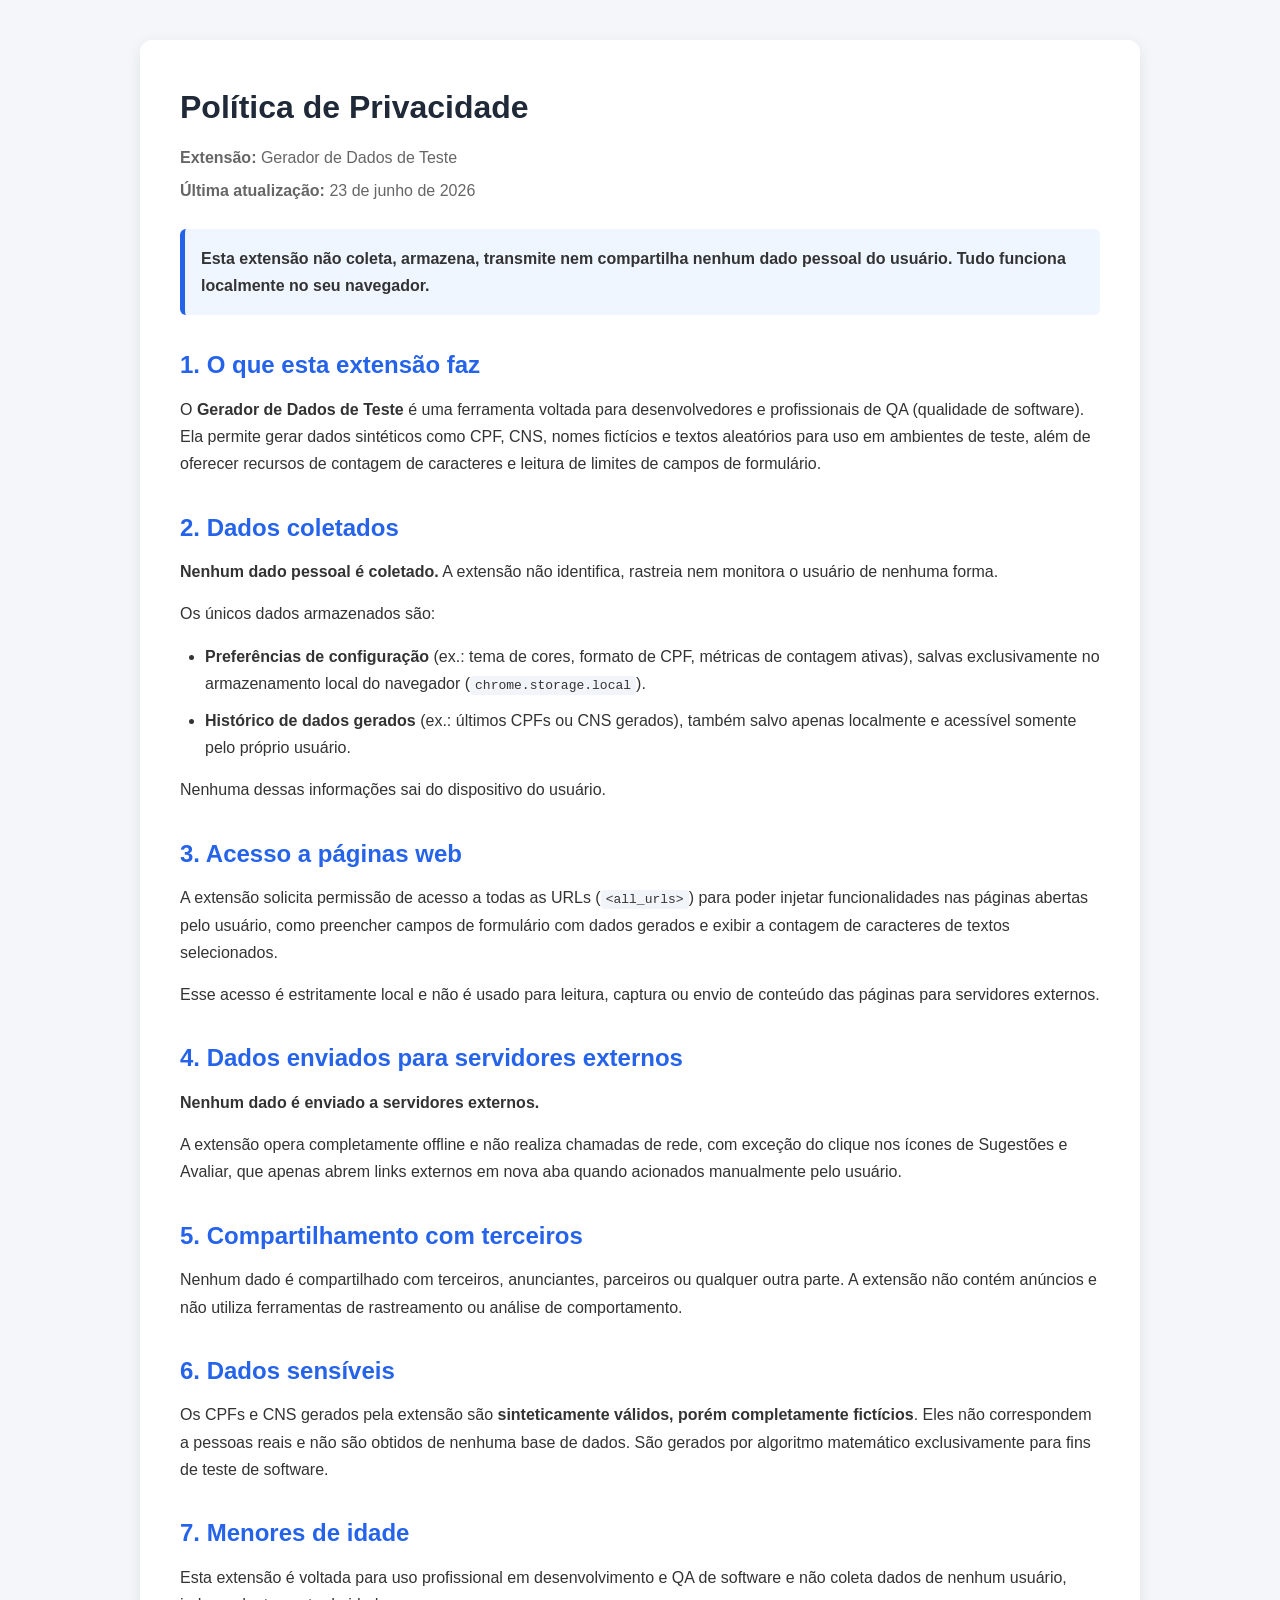
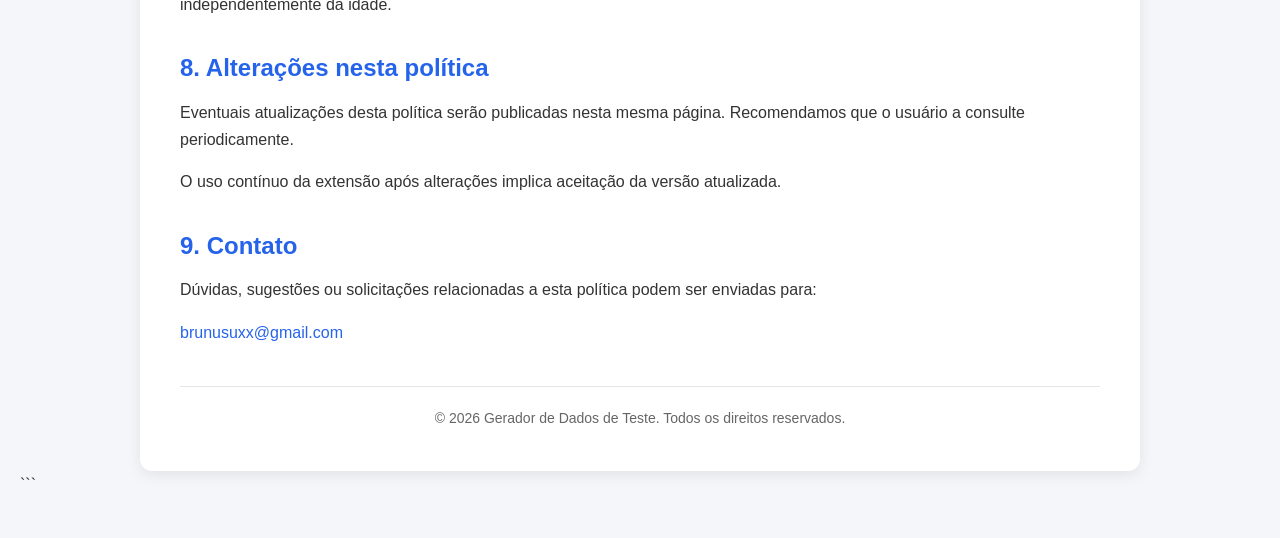
<file: extensao/index.html>
<!DOCTYPE html>
<html lang="pt-BR">
<head>
    <meta charset="UTF-8">
    <meta name="viewport" content="width=device-width, initial-scale=1.0">
    <title>Política de Privacidade - Gerador de Dados de Teste</title>

    <style>
        *{
            margin:0;
            padding:0;
            box-sizing:border-box;
        }

        body{
            font-family: Arial, Helvetica, sans-serif;
            background:#f4f6f9;
            color:#333;
            line-height:1.7;
            padding:40px 20px;
        }

        .container{
            max-width:1000px;
            margin:0 auto;
            background:#fff;
            padding:40px;
            border-radius:12px;
            box-shadow:0 4px 15px rgba(0,0,0,.08);
        }

        h1{
            color:#1f2937;
            margin-bottom:10px;
        }

        h2{
            color:#2563eb;
            margin-top:30px;
            margin-bottom:10px;
        }

        p{
            margin-bottom:15px;
        }

        ul{
            margin:15px 0 15px 25px;
        }

        li{
            margin-bottom:10px;
        }

        .notice{
            background:#eff6ff;
            border-left:5px solid #2563eb;
            padding:16px;
            border-radius:6px;
            margin:25px 0;
        }

        .meta{
            color:#666;
            margin-bottom:5px;
        }

        a{
            color:#2563eb;
            text-decoration:none;
        }

        a:hover{
            text-decoration:underline;
        }

        footer{
            margin-top:40px;
            padding-top:20px;
            border-top:1px solid #e5e7eb;
            color:#666;
            text-align:center;
            font-size:14px;
        }

        code{
            background:#f1f5f9;
            padding:2px 5px;
            border-radius:4px;
        }
    </style>
</head>
<body>

<div class="container">

    <h1>Política de Privacidade</h1>

    <p class="meta"><strong>Extensão:</strong> Gerador de Dados de Teste</p>
    <p class="meta"><strong>Última atualização:</strong> 23 de junho de 2026</p>

    <div class="notice">
        <strong>Esta extensão não coleta, armazena, transmite nem compartilha nenhum dado pessoal do usuário. Tudo funciona localmente no seu navegador.</strong>
    </div>

    <h2>1. O que esta extensão faz</h2>

    <p>
        O <strong>Gerador de Dados de Teste</strong> é uma ferramenta voltada para
        desenvolvedores e profissionais de QA (qualidade de software). Ela permite gerar
        dados sintéticos como CPF, CNS, nomes fictícios e textos aleatórios para uso em
        ambientes de teste, além de oferecer recursos de contagem de caracteres e leitura
        de limites de campos de formulário.
    </p>

    <h2>2. Dados coletados</h2>

    <p><strong>Nenhum dado pessoal é coletado.</strong> A extensão não identifica, rastreia nem monitora o usuário de nenhuma forma.</p>

    <p>Os únicos dados armazenados são:</p>

    <ul>
        <li>
            <strong>Preferências de configuração</strong> (ex.: tema de cores, formato de CPF,
            métricas de contagem ativas), salvas exclusivamente no armazenamento local
            do navegador (<code>chrome.storage.local</code>).
        </li>

        <li>
            <strong>Histórico de dados gerados</strong> (ex.: últimos CPFs ou CNS gerados),
            também salvo apenas localmente e acessível somente pelo próprio usuário.
        </li>
    </ul>

    <p>
        Nenhuma dessas informações sai do dispositivo do usuário.
    </p>

    <h2>3. Acesso a páginas web</h2>

    <p>
        A extensão solicita permissão de acesso a todas as URLs
        (<code>&lt;all_urls&gt;</code>) para poder injetar funcionalidades nas páginas abertas
        pelo usuário, como preencher campos de formulário com dados gerados e exibir a
        contagem de caracteres de textos selecionados.
    </p>

    <p>
        Esse acesso é estritamente local e não é usado para leitura, captura ou envio de
        conteúdo das páginas para servidores externos.
    </p>

    <h2>4. Dados enviados para servidores externos</h2>

    <p>
        <strong>Nenhum dado é enviado a servidores externos.</strong>
    </p>

    <p>
        A extensão opera completamente offline e não realiza chamadas de rede, com
        exceção do clique nos ícones de Sugestões e Avaliar, que apenas abrem links
        externos em nova aba quando acionados manualmente pelo usuário.
    </p>

    <h2>5. Compartilhamento com terceiros</h2>

    <p>
        Nenhum dado é compartilhado com terceiros, anunciantes, parceiros ou qualquer
        outra parte. A extensão não contém anúncios e não utiliza ferramentas de
        rastreamento ou análise de comportamento.
    </p>

    <h2>6. Dados sensíveis</h2>

    <p>
        Os CPFs e CNS gerados pela extensão são <strong>sinteticamente válidos, porém
        completamente fictícios</strong>. Eles não correspondem a pessoas reais e não são
        obtidos de nenhuma base de dados. São gerados por algoritmo matemático
        exclusivamente para fins de teste de software.
    </p>

    <h2>7. Menores de idade</h2>

    <p>
        Esta extensão é voltada para uso profissional em desenvolvimento e QA de software
        e não coleta dados de nenhum usuário, independentemente da idade.
    </p>

    <h2>8. Alterações nesta política</h2>

    <p>
        Eventuais atualizações desta política serão publicadas nesta mesma página.
        Recomendamos que o usuário a consulte periodicamente.
    </p>

    <p>
        O uso contínuo da extensão após alterações implica aceitação da versão atualizada.
    </p>

    <h2>9. Contato</h2>

    <p>
        Dúvidas, sugestões ou solicitações relacionadas a esta política podem ser enviadas para:
    </p>

    <p>
        <a href="mailto:brunusuxx@gmail.com">brunusuxx@gmail.com</a>
    </p>

    <footer>
        © 2026 Gerador de Dados de Teste. Todos os direitos reservados.
    </footer>

</div>

</body>
</html>
```
</file>
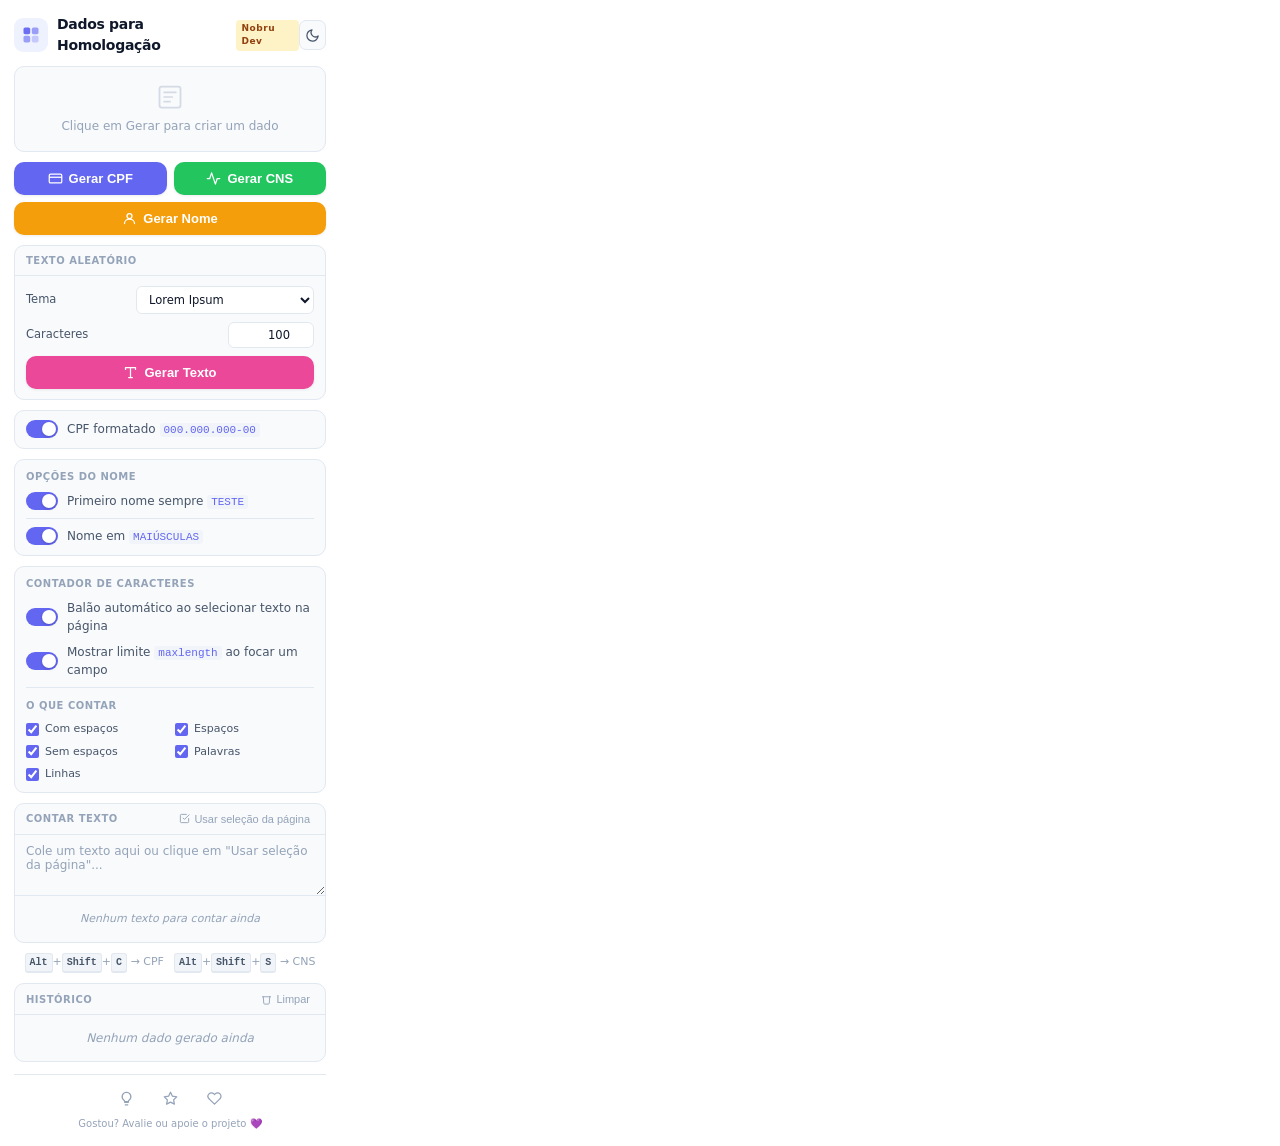
<file: extensao/popup.html>
<!DOCTYPE html>
<html lang="pt-BR">
<head>
  <meta charset="UTF-8" />
  <meta name="viewport" content="width=device-width, initial-scale=1.0" />
  <title>Gerador de Dados de Teste</title>
  <link rel="stylesheet" href="popup.css" />
</head>
<body>

  <div class="container">

    <!-- Header -->
    <header class="header">
      <div class="header-left">
        <div class="logo">
          <svg width="20" height="20" viewBox="0 0 24 24" fill="none">
            <path d="M9 3H5C3.9 3 3 3.9 3 5V9C3 10.1 3.9 11 5 11H9C10.1 11 11 10.1 11 9V5C11 3.9 10.1 3 9 3Z" fill="currentColor" opacity="0.95"/>
            <path d="M19 3H15C13.9 3 13 3.9 13 5V9C13 10.1 13.9 11 15 11H19C20.1 11 21 10.1 21 9V5C21 3.9 20.1 3 19 3Z" fill="currentColor" opacity="0.6"/>
            <path d="M9 13H5C3.9 13 3 13.9 3 15V19C3 20.1 3.9 21 5 21H9C10.1 21 11 20.1 11 19V15C11 13.9 10.1 13 9 13Z" fill="currentColor" opacity="0.6"/>
            <path d="M19 13H15C13.9 13 13 13.9 13 15V19C13 20.1 13.9 21 15 21H19C20.1 21 21 20.1 21 19V15C21 13.9 20.1 13 19 13Z" fill="currentColor" opacity="0.3"/>
          </svg>
        </div>
        <div class="header-text">
          <h1 class="title">Dados para Homologação</h1>
          <span class="badge">Nobru Dev</span>
        </div>
      </div>
      <button class="btn-icon" id="btn-tema" title="Alternar tema" aria-label="Alternar tema">
        <svg id="icon-lua" width="15" height="15" viewBox="0 0 24 24" fill="none">
          <path d="M21 12.79A9 9 0 1111.21 3 7 7 0 0021 12.79z" stroke="currentColor" stroke-width="2" stroke-linecap="round" stroke-linejoin="round"/>
        </svg>
        <svg id="icon-sol" width="15" height="15" viewBox="0 0 24 24" fill="none" style="display:none">
          <circle cx="12" cy="12" r="5" stroke="currentColor" stroke-width="2"/>
          <line x1="12" y1="1" x2="12" y2="3" stroke="currentColor" stroke-width="2" stroke-linecap="round"/>
          <line x1="12" y1="21" x2="12" y2="23" stroke="currentColor" stroke-width="2" stroke-linecap="round"/>
          <line x1="4.22" y1="4.22" x2="5.64" y2="5.64" stroke="currentColor" stroke-width="2" stroke-linecap="round"/>
          <line x1="18.36" y1="18.36" x2="19.78" y2="19.78" stroke="currentColor" stroke-width="2" stroke-linecap="round"/>
          <line x1="1" y1="12" x2="3" y2="12" stroke="currentColor" stroke-width="2" stroke-linecap="round"/>
          <line x1="21" y1="12" x2="23" y2="12" stroke="currentColor" stroke-width="2" stroke-linecap="round"/>
          <line x1="4.22" y1="19.78" x2="5.64" y2="18.36" stroke="currentColor" stroke-width="2" stroke-linecap="round"/>
          <line x1="18.36" y1="5.64" x2="19.78" y2="4.22" stroke="currentColor" stroke-width="2" stroke-linecap="round"/>
        </svg>
      </button>
    </header>

    <!-- Área de resultado -->
    <section class="result-area" id="result-area">
      <div class="result-placeholder" id="result-placeholder">
        <svg width="28" height="28" viewBox="0 0 24 24" fill="none" opacity="0.35">
          <rect x="3" y="3" width="18" height="18" rx="2" stroke="currentColor" stroke-width="1.5"/>
          <path d="M7 8h10M7 12h7M7 16h5" stroke="currentColor" stroke-width="1.5" stroke-linecap="round"/>
        </svg>
        <span>Clique em Gerar para criar um dado</span>
      </div>
      <div class="result-content" id="result-content" style="display:none">
        <span class="result-chip" id="result-tipo">CPF</span>
        <div class="result-valor" id="result-valor" title="Clique para copiar">—</div>
        <div class="result-btns">
          <button class="btn-sm" id="btn-copiar">
            <svg width="13" height="13" viewBox="0 0 24 24" fill="none">
              <rect x="9" y="9" width="13" height="13" rx="2" stroke="currentColor" stroke-width="2"/>
              <path d="M5 15H4a2 2 0 01-2-2V4a2 2 0 012-2h9a2 2 0 012 2v1" stroke="currentColor" stroke-width="2"/>
            </svg>
            Copiar
          </button>
          <button class="btn-sm" id="btn-preencher">
            <svg width="13" height="13" viewBox="0 0 24 24" fill="none">
              <path d="M11 4H4a2 2 0 00-2 2v14a2 2 0 002 2h14a2 2 0 002-2v-7" stroke="currentColor" stroke-width="2" stroke-linecap="round"/>
              <path d="M18.5 2.5a2.121 2.121 0 013 3L12 15l-4 1 1-4 9.5-9.5z" stroke="currentColor" stroke-width="2" stroke-linecap="round"/>
            </svg>
            Preencher campo
          </button>
        </div>
      </div>
    </section>

    <!-- Botões geradores -->
    <div class="gen-grid">
      <button class="btn-gen btn-cpf" id="btn-gerar-cpf">
        <svg width="15" height="15" viewBox="0 0 24 24" fill="none">
          <rect x="2" y="5" width="20" height="14" rx="2" stroke="currentColor" stroke-width="2"/>
          <path d="M2 10h20" stroke="currentColor" stroke-width="2"/>
        </svg>
        Gerar CPF
      </button>
      <button class="btn-gen btn-cns" id="btn-gerar-cns">
        <svg width="15" height="15" viewBox="0 0 24 24" fill="none">
          <path d="M22 12h-4l-3 9L9 3l-3 9H2" stroke="currentColor" stroke-width="2" stroke-linecap="round" stroke-linejoin="round"/>
        </svg>
        Gerar CNS
      </button>
      <button class="btn-gen btn-nome" id="btn-gerar-nome">
        <svg width="15" height="15" viewBox="0 0 24 24" fill="none">
          <circle cx="12" cy="8" r="4" stroke="currentColor" stroke-width="2"/>
          <path d="M4 20c0-4 3.6-7 8-7s8 3 8 7" stroke="currentColor" stroke-width="2" stroke-linecap="round"/>
        </svg>
        Gerar Nome
      </button>
    </div>

    <!-- Gerador de Texto Aleatório -->
    <div class="contagem-box">
      <div class="contagem-head">
        <span class="hist-title">Texto Aleatório</span>
      </div>
      <div class="texto-gerador-body">
        <div class="texto-gerador-row">
          <label class="texto-gerador-label" for="sel-texto-tema">Tema</label>
          <select id="sel-texto-tema" class="texto-gerador-select">
            <option value="lorem">Lorem Ipsum</option>
            <option value="comentario">Comentário de usuário</option>
            <option value="produto">Descrição de produto</option>
            <option value="corporativo">Texto corporativo</option>
            <option value="juridico">Texto jurídico/formal</option>
          </select>
        </div>
        <div class="texto-gerador-row">
          <label class="texto-gerador-label" for="input-texto-tamanho">Caracteres</label>
          <input type="number" id="input-texto-tamanho" class="texto-gerador-input" min="1" max="20000" value="100" />
        </div>
        <button class="btn-gen btn-texto" id="btn-gerar-texto">
          <svg width="15" height="15" viewBox="0 0 24 24" fill="none">
            <path d="M4 7V4h16v3" stroke="currentColor" stroke-width="2" stroke-linecap="round" stroke-linejoin="round"/>
            <path d="M9 20h6M12 4v16" stroke="currentColor" stroke-width="2" stroke-linecap="round" stroke-linejoin="round"/>
          </svg>
          Gerar Texto
        </button>
      </div>
    </div>

    <!-- Config: formato CPF -->
    <div class="config-row">
      <label class="toggle-wrap">
        <input type="checkbox" id="chk-formato" checked />
        <span class="track"><span class="thumb"></span></span>
        <span class="toggle-label-text">CPF formatado <code>000.000.000-00</code></span>
      </label>
    </div>

    <!-- Config: Nome -->
    <div class="config-row config-nome-box">
      <span class="config-nome-title">Opções do Nome</span>
      <label class="toggle-wrap">
        <input type="checkbox" id="chk-nome-prefixo" checked />
        <span class="track"><span class="thumb"></span></span>
        <span class="toggle-label-text">Primeiro nome sempre <code>TESTE</code></span>
      </label>
      <div class="config-nome-sep"></div>
      <label class="toggle-wrap">
        <input type="checkbox" id="chk-nome-maiusculo" checked />
        <span class="track"><span class="thumb"></span></span>
        <span class="toggle-label-text">Nome em <code>MAIÚSCULAS</code></span>
      </label>
    </div>

    <!-- Config: Contador de Caracteres -->
    <div class="config-row config-nome-box">
      <span class="config-nome-title">Contador de Caracteres</span>
      <label class="toggle-wrap">
        <input type="checkbox" id="chk-contagem-auto" checked />
        <span class="track"><span class="thumb"></span></span>
        <span class="toggle-label-text">Balão automático ao selecionar texto na página</span>
      </label>

      <label class="toggle-wrap">
        <input type="checkbox" id="chk-limite-campo" checked />
        <span class="track"><span class="thumb"></span></span>
        <span class="toggle-label-text">Mostrar limite <code>maxlength</code> ao focar um campo</span>
      </label>

      <div class="config-nome-sep"></div>

      <span class="config-nome-title" style="margin-top:2px">O que contar</span>
      <div class="metricas-grid">
        <label class="chk-metrica"><input type="checkbox" id="chk-m-comEspaco" checked /> Com espaços</label>
        <label class="chk-metrica"><input type="checkbox" id="chk-m-espacos" checked /> Espaços</label>
        <label class="chk-metrica"><input type="checkbox" id="chk-m-semEspaco" checked /> Sem espaços</label>
        <label class="chk-metrica"><input type="checkbox" id="chk-m-palavras" checked /> Palavras</label>
        <label class="chk-metrica"><input type="checkbox" id="chk-m-linhas" checked /> Linhas</label>
      </div>
    </div>

    <!-- Contar texto manualmente / via seleção da página -->
    <div class="contagem-box">
      <div class="contagem-head">
        <span class="hist-title">Contar texto</span>
        <button class="btn-clear" id="btn-usar-selecao">
          <svg width="11" height="11" viewBox="0 0 24 24" fill="none">
            <path d="M9 11l3 3L22 4" stroke="currentColor" stroke-width="2" stroke-linecap="round" stroke-linejoin="round"/>
            <path d="M21 12v7a2 2 0 01-2 2H5a2 2 0 01-2-2V5a2 2 0 012-2h11" stroke="currentColor" stroke-width="2" stroke-linecap="round" stroke-linejoin="round"/>
          </svg>
          Usar seleção da página
        </button>
      </div>
      <textarea id="contagem-input" class="contagem-textarea" rows="3" placeholder="Cole um texto aqui ou clique em &quot;Usar seleção da página&quot;..."></textarea>
      <div class="contagem-resultado" id="contagem-resultado">
        <span class="contagem-vazio">Nenhum texto para contar ainda</span>
      </div>
    </div>

    <!-- Atalhos -->
    <div class="atalhos">
      <span><kbd>Alt</kbd>+<kbd>Shift</kbd>+<kbd>C</kbd> → CPF</span>
      <span><kbd>Alt</kbd>+<kbd>Shift</kbd>+<kbd>S</kbd> → CNS</span>
    </div>

    <!-- Histórico -->
    <div class="hist-box">
      <div class="hist-head">
        <span class="hist-title">Histórico</span>
        <button class="btn-clear" id="btn-limpar">
          <svg width="11" height="11" viewBox="0 0 24 24" fill="none">
            <polyline points="3 6 5 6 21 6" stroke="currentColor" stroke-width="2" stroke-linecap="round"/>
            <path d="M19 6l-1 14a2 2 0 01-2 2H8a2 2 0 01-2-2L5 6" stroke="currentColor" stroke-width="2" stroke-linecap="round"/>
          </svg>
          Limpar
        </button>
      </div>
      <ul class="hist-list" id="hist-list">
        <li class="hist-empty" id="hist-empty">Nenhum dado gerado ainda</li>
      </ul>
    </div>

    <!-- Rodapé -->
    <footer class="rodape">
      <div class="rodape-icones">
        <a
          href="mailto:SEU_EMAIL_AQUI@exemplo.com?subject=Sugest%C3%A3o%20-%20Gerador%20de%20Dados%20de%20Teste"
          target="_blank"
          rel="noopener noreferrer"
          class="rodape-link"
          id="link-sugestao"
          title="Enviar sugestão"
        >
          <svg width="15" height="15" viewBox="0 0 24 24" fill="none">
            <path d="M9 18h6M10 22h4M12 2a7 7 0 00-4 12.7c.6.5 1 1.3 1 2.1v.2h6v-.2c0-.8.4-1.6 1-2.1A7 7 0 0012 2z" stroke="currentColor" stroke-width="2" stroke-linecap="round" stroke-linejoin="round"/>
          </svg>
        </a>

        <a
          href="https://chrome.google.com/webstore/detail/SEU_ID_DA_EXTENSAO_AQUI"
          target="_blank"
          rel="noopener noreferrer"
          class="rodape-link"
          id="link-avaliar"
          title="Avaliar a extensão"
        >
          <svg width="15" height="15" viewBox="0 0 24 24" fill="none">
            <path d="M12 2l3.1 6.3 6.9 1-5 4.9 1.2 6.8L12 17.8l-6.2 3.2L7 14.2l-5-4.9 6.9-1z" stroke="currentColor" stroke-width="2" stroke-linecap="round" stroke-linejoin="round"/>
          </svg>
        </a>

        <button
          type="button"
          class="rodape-link rodape-link-doar"
          id="btn-doar"
          title="Apoiar via Pix"
        >
          <svg width="15" height="15" viewBox="0 0 24 24" fill="none">
            <path d="M20.8 4.6a5.5 5.5 0 00-7.8 0L12 5.6l-1-1a5.5 5.5 0 00-7.8 7.8l1 1L12 21l7.8-7.6 1-1a5.5 5.5 0 000-7.8z" stroke="currentColor" stroke-width="2" stroke-linecap="round" stroke-linejoin="round"/>
          </svg>
        </button>
      </div>

      <p class="rodape-texto">Gostou? Avalie ou apoie o projeto 💜</p>
    </footer>

    <!-- Modal de doação via Pix -->
    <div class="pix-overlay" id="pix-overlay" hidden>
      <div class="pix-modal">
        <button type="button" class="pix-fechar" id="pix-fechar" aria-label="Fechar">×</button>

        <h3 class="pix-titulo">Apoie o projeto via Pix</h3>
        <p class="pix-subtitulo">Escaneie o QR Code ou copie a chave abaixo</p>

        <div class="pix-qrcode-wrap">
          <img src="icons/qrcode-pix.png" alt="QR Code Pix" class="pix-qrcode-img" id="pix-qrcode-img" />
          <div class="pix-qrcode-placeholder" id="pix-qrcode-placeholder">
            Adicione o arquivo<br /><code>icons/qrcode-pix.png</code>
          </div>
        </div>

        <div class="pix-chave-row">
          <code class="pix-chave-texto" id="pix-chave-texto">6abc8f01-362f-4959-9046-189a0394ab83</code>
          <button type="button" class="btn-copiar-pix" id="btn-copiar-pix">Copiar</button>
        </div>
      </div>
    </div>

  </div>

  <script src="utils/contagem.js"></script>
  <script src="popup.js"></script>
</body>
</html>
</file>
<file: extensao/popup.css>
/* popup.css — Tema claro/escuro, design moderno */

*, *::before, *::after { box-sizing: border-box; margin: 0; padding: 0; }

:root {
  --bg:        #ffffff;
  --bg2:       #f8fafc;
  --bg3:       #f1f5f9;
  --card:      #ffffff;
  --txt:       #0f172a;
  --txt2:      #475569;
  --muted:     #94a3b8;
  --border:    #e2e8f0;
  --accent:    #6366f1;
  --accent-h:  #4f46e5;
  --accent-bg: #eef2ff;
  --green:     #22c55e;
  --green-h:   #16a34a;
  --green-bg:  #f0fdf4;
  --amber:     #f59e0b;
  --amber-h:   #d97706;
  --amber-bg:  #fffbeb;
  --rose:      #ec4899;
  --rose-h:    #db2777;
  --rose-bg:   #fdf2f8;
  --badge-bg:  #fef3c7;
  --badge-txt: #92400e;
  --radius:    10px;
  --t:         0.18s ease;
}

[data-tema="escuro"] {
  --bg:        #0f172a;
  --bg2:       #1e293b;
  --bg3:       #263044;
  --card:      #1e293b;
  --txt:       #f1f5f9;
  --txt2:      #94a3b8;
  --muted:     #475569;
  --border:    #334155;
  --accent:    #818cf8;
  --accent-h:  #6366f1;
  --accent-bg: #1e1b4b;
  --green:     #4ade80;
  --green-h:   #22c55e;
  --green-bg:  #052e16;
  --amber:     #fbbf24;
  --amber-h:   #f59e0b;
  --amber-bg:  #451a03;
  --rose:      #f472b6;
  --rose-h:    #ec4899;
  --rose-bg:   #500724;
  --badge-bg:  #451a03;
  --badge-txt: #fbbf24;
}

html, body {
  width: 340px;
  background: var(--bg);
  color: var(--txt);
  font-family: 'Segoe UI', system-ui, -apple-system, sans-serif;
  font-size: 13px;
  line-height: 1.5;
  transition: background var(--t), color var(--t);
}

.container {
  padding: 14px;
  display: flex;
  flex-direction: column;
  gap: 10px;
}

/* Header */
.header {
  display: flex;
  align-items: center;
  justify-content: space-between;
}
.header-left { display: flex; align-items: center; gap: 9px; }
.logo {
  width: 34px; height: 34px;
  background: var(--accent-bg);
  color: var(--accent);
  border-radius: 9px;
  display: flex; align-items: center; justify-content: center;
  flex-shrink: 0;
}
.header-text { display: flex; align-items: center; gap: 7px; }
.title { font-size: 14px; font-weight: 700; letter-spacing: -0.3px; }
.badge {
  font-size: 9px; font-weight: 700; letter-spacing: 0.5px;
  padding: 2px 6px;
  background: var(--badge-bg); color: var(--badge-txt);
  border-radius: 4px;
}
.btn-icon {
  width: 30px; height: 30px;
  border: 1px solid var(--border);
  border-radius: 7px;
  background: var(--bg2);
  color: var(--txt2);
  cursor: pointer;
  display: flex; align-items: center; justify-content: center;
  transition: all var(--t);
}
.btn-icon:hover { background: var(--bg3); color: var(--txt); }

/* Result area */
.result-area {
  background: var(--bg2);
  border: 1px solid var(--border);
  border-radius: var(--radius);
  padding: 13px;
  min-height: 86px;
  display: flex; align-items: center; justify-content: center;
  transition: all var(--t);
}
.result-area.ativo {
  background: var(--accent-bg);
  border-color: var(--accent);
}
.result-placeholder {
  display: flex; flex-direction: column; align-items: center; gap: 6px;
  color: var(--muted); font-size: 12px; text-align: center;
}
.result-content {
  width: 100%; display: flex; flex-direction: column; align-items: center; gap: 7px;
}
.result-chip {
  font-size: 9px; font-weight: 700; letter-spacing: 1px;
  text-transform: uppercase; color: var(--accent);
  background: var(--accent-bg);
  padding: 2px 7px; border-radius: 4px;
  border: 1px solid var(--accent); opacity: 0.85;
}
.result-valor {
  font-size: 19px; font-weight: 700;
  font-family: 'Courier New', Courier, monospace;
  letter-spacing: 1.5px;
  color: var(--txt);
  cursor: pointer;
  transition: color var(--t);
  text-align: center;
  word-break: break-all;
}
.result-valor:hover { color: var(--accent); }
.result-btns { display: flex; gap: 6px; }

/* Botões pequenos */
.btn-sm {
  display: flex; align-items: center; gap: 5px;
  padding: 5px 10px;
  border-radius: 6px;
  border: 1px solid var(--border);
  background: var(--card);
  color: var(--txt2);
  font-size: 11px; font-weight: 500;
  cursor: pointer;
  transition: all var(--t);
}
.btn-sm:hover { background: var(--accent); color: #fff; border-color: var(--accent); }
.btn-sm.ok { background: var(--green); color: #fff; border-color: var(--green); }

/* Botões geradores */
.gen-grid { display: grid; grid-template-columns: 1fr 1fr; gap: 7px; }
.btn-gen {
  display: flex; align-items: center; justify-content: center; gap: 6px;
  padding: 9px;
  border-radius: var(--radius);
  border: none;
  font-size: 13px; font-weight: 600;
  cursor: pointer;
  transition: all var(--t);
  box-shadow: 0 1px 3px rgba(0,0,0,0.08);
}
.btn-cpf { background: var(--accent); color: #fff; }
.btn-cpf:hover { background: var(--accent-h); transform: translateY(-1px); box-shadow: 0 4px 12px rgba(99,102,241,0.35); }
.btn-cns { background: var(--green); color: #fff; }
.btn-cns:hover { background: var(--green-h); transform: translateY(-1px); box-shadow: 0 4px 12px rgba(34,197,94,0.35); }
.btn-nome { background: var(--amber); color: #fff; grid-column: 1 / -1; }
.btn-nome:hover { background: var(--amber-h); transform: translateY(-1px); box-shadow: 0 4px 12px rgba(245,158,11,0.35); }
.btn-gen:active { transform: translateY(0); }

/* Config toggle */
.config-row {
  background: var(--bg2);
  border: 1px solid var(--border);
  border-radius: var(--radius);
  padding: 9px 11px;
}
.config-nome-box { display: flex; flex-direction: column; gap: 8px; }
.config-nome-title {
  font-size: 10px; font-weight: 700;
  text-transform: uppercase; letter-spacing: 0.5px;
  color: var(--muted);
}
.config-nome-sep { height: 1px; background: var(--border); }

.toggle-wrap {
  display: flex; align-items: center; gap: 9px;
  cursor: pointer; user-select: none;
}
.toggle-wrap input { display: none; }
.track {
  width: 32px; height: 18px;
  background: var(--border);
  border-radius: 100px;
  position: relative;
  transition: background var(--t);
  flex-shrink: 0;
}
.toggle-wrap input:checked + .track { background: var(--accent); }
.thumb {
  position: absolute; top: 2px; left: 2px;
  width: 14px; height: 14px;
  background: #fff; border-radius: 50%;
  box-shadow: 0 1px 3px rgba(0,0,0,0.2);
  transition: transform var(--t);
}
.toggle-wrap input:checked + .track .thumb { transform: translateX(14px); }
.toggle-label-text { font-size: 12px; color: var(--txt2); }
.toggle-label-text code {
  font-family: 'Courier New', monospace; font-size: 11px;
  background: var(--bg3); padding: 1px 4px; border-radius: 3px; color: var(--accent);
}

/* Atalhos */
.atalhos {
  display: flex; gap: 10px; justify-content: center;
  font-size: 11px; color: var(--muted);
}
kbd {
  display: inline-flex; align-items: center;
  padding: 1px 4px;
  background: var(--bg3);
  border: 1px solid var(--border); border-bottom-width: 2px;
  border-radius: 3px;
  font-size: 10px; font-weight: 600; color: var(--txt2);
}

/* Histórico */
.hist-box {
  background: var(--bg2);
  border: 1px solid var(--border);
  border-radius: var(--radius);
  overflow: hidden;
}
.hist-head {
  display: flex; align-items: center; justify-content: space-between;
  padding: 7px 11px;
  border-bottom: 1px solid var(--border);
}
.hist-title {
  font-size: 10px; font-weight: 700;
  text-transform: uppercase; letter-spacing: 0.5px;
  color: var(--muted);
}
.btn-clear {
  display: flex; align-items: center; gap: 4px;
  background: none; border: none;
  color: var(--muted); font-size: 11px;
  cursor: pointer; padding: 2px 4px; border-radius: 4px;
  transition: all var(--t);
}
.btn-clear:hover { color: #ef4444; background: #fef2f2; }
.hist-list {
  list-style: none;
  max-height: 170px; overflow-y: auto;
  scrollbar-width: thin; scrollbar-color: var(--border) transparent;
}
.hist-list::-webkit-scrollbar { width: 4px; }
.hist-list::-webkit-scrollbar-thumb { background: var(--border); border-radius: 4px; }
.hist-empty {
  padding: 14px; text-align: center;
  color: var(--muted); font-size: 12px; font-style: italic;
}
.hist-item {
  display: flex; align-items: center; gap: 7px;
  padding: 6px 11px;
  border-bottom: 1px solid var(--border);
  cursor: pointer;
  transition: background var(--t);
}
.hist-item:last-child { border-bottom: none; }
.hist-item:hover { background: var(--bg3); }
.hist-chip {
  font-size: 9px; font-weight: 700; letter-spacing: 0.4px;
  padding: 2px 5px; border-radius: 3px; flex-shrink: 0;
  text-transform: uppercase;
}
.hist-chip.cpf  { background: var(--accent-bg); color: var(--accent); }
.hist-chip.cns  { background: var(--green-bg);  color: var(--green);  }
.hist-chip.nome { background: var(--amber-bg);  color: var(--amber);  }
.hist-chip.texto { background: var(--rose-bg);  color: var(--rose);  }
.hist-val {
  font-family: 'Courier New', monospace; font-size: 12px;
  color: var(--txt); flex: 1;
  overflow: hidden; text-overflow: ellipsis; white-space: nowrap;
}
.hist-hora { font-size: 10px; color: var(--muted); flex-shrink: 0; }

/* Animação de entrada */
@keyframes slideIn {
  from { opacity: 0; transform: translateY(-4px); }
  to   { opacity: 1; transform: translateY(0); }
}
.hist-item { animation: slideIn 0.15s ease; }

/* Foco acessível */
button:focus-visible, input:focus-visible {
  outline: 2px solid var(--accent); outline-offset: 2px;
}

/* ─── Contador de Caracteres ─────────────────────────────────────────── */

.metricas-grid {
  display: grid;
  grid-template-columns: 1fr 1fr;
  gap: 6px 10px;
}
.chk-metrica {
  display: flex; align-items: center; gap: 6px;
  font-size: 11px; color: var(--txt2);
  cursor: pointer; user-select: none;
}
.chk-metrica input {
  accent-color: var(--accent);
  width: 13px; height: 13px;
  cursor: pointer;
}

.contagem-box {
  background: var(--bg2);
  border: 1px solid var(--border);
  border-radius: var(--radius);
  overflow: hidden;
}
.contagem-head {
  display: flex; align-items: center; justify-content: space-between;
  padding: 7px 11px;
  border-bottom: 1px solid var(--border);
}
.contagem-textarea {
  display: block;
  width: 100%;
  resize: vertical;
  min-height: 54px;
  padding: 9px 11px;
  border: none;
  border-bottom: 1px solid var(--border);
  background: transparent;
  color: var(--txt);
  font-family: 'Segoe UI', system-ui, sans-serif;
  font-size: 12px;
  outline: none;
}
.contagem-textarea::placeholder { color: var(--muted); }
.contagem-resultado {
  display: grid;
  grid-template-columns: 1fr 1fr;
  gap: 5px 8px;
  padding: 9px 11px;
}
.contagem-chip {
  display: flex; align-items: center; justify-content: space-between;
  gap: 6px;
  background: var(--card);
  border: 1px solid var(--border);
  border-radius: 6px;
  padding: 4px 8px;
  font-size: 10.5px;
  color: var(--txt2);
}
.contagem-chip strong { color: var(--accent); font-size: 12px; }
.contagem-vazio {
  grid-column: 1 / -1;
  text-align: center;
  color: var(--muted);
  font-size: 11px;
  font-style: italic;
  padding: 6px 0;
}

/* ─── Gerador de Texto Aleatório ─────────────────────────────────────── */

.texto-gerador-body {
  display: flex;
  flex-direction: column;
  gap: 8px;
  padding: 10px 11px;
}
.texto-gerador-row {
  display: flex;
  align-items: center;
  justify-content: space-between;
  gap: 10px;
}
.texto-gerador-label {
  font-size: 11.5px;
  color: var(--txt2);
  font-weight: 500;
}
.texto-gerador-select,
.texto-gerador-input {
  border: 1px solid var(--border);
  background: var(--card);
  color: var(--txt);
  border-radius: 6px;
  padding: 5px 8px;
  font-size: 11.5px;
  font-family: inherit;
  outline: none;
}
.texto-gerador-select { flex: 1; max-width: 178px; }
.texto-gerador-input { width: 86px; text-align: right; }
.texto-gerador-select:focus,
.texto-gerador-input:focus { border-color: var(--accent); }

.btn-texto { background: var(--rose); color: #fff; }
.btn-texto:hover { background: var(--rose-h); transform: translateY(-1px); box-shadow: 0 4px 12px rgba(236,72,153,0.35); }

/* ─── Rodapé ──────────────────────────────────────────────────────────── */

.rodape {
  display: flex;
  flex-direction: column;
  align-items: center;
  gap: 4px;
  padding: 9px 0 1px;
  margin-top: 2px;
  border-top: 1px solid var(--border);
}
.rodape-icones {
  display: flex;
  align-items: center;
  justify-content: center;
  gap: 16px;
}
.rodape-texto {
  margin: 0;
  font-size: 10px;
  color: var(--muted);
  text-align: center;
}
.rodape-link {
  position: relative;
  display: flex;
  align-items: center;
  justify-content: center;
  width: 28px;
  height: 28px;
  border-radius: 8px;
  border: none;
  background: transparent;
  cursor: pointer;
  color: var(--muted);
  text-decoration: none;
  font: inherit;
  transition: color .15s, background .15s, transform .15s;
}
.rodape-link:hover {
  color: var(--accent);
  background: var(--accent-bg);
  transform: translateY(-1px);
}
.rodape-link-doar:hover {
  color: var(--rose);
  background: var(--rose-bg);
}

/* ─── Modal de doação via Pix ─────────────────────────────────────────── */

.pix-overlay {
  position: fixed;
  inset: 0;
  background: rgba(15, 23, 42, 0.55);
  display: flex;
  align-items: center;
  justify-content: center;
  z-index: 50;
  padding: 16px;
}
.pix-overlay[hidden] { display: none; }

.pix-modal {
  position: relative;
  width: 100%;
  max-width: 280px;
  background: var(--bg);
  border: 1px solid var(--border);
  border-radius: 14px;
  padding: 18px 16px 16px;
  box-shadow: 0 16px 40px rgba(0,0,0,0.3);
  text-align: center;
}

.pix-fechar {
  position: absolute;
  top: 8px;
  right: 8px;
  width: 22px;
  height: 22px;
  border: none;
  background: transparent;
  color: var(--muted);
  font-size: 16px;
  line-height: 1;
  cursor: pointer;
  border-radius: 6px;
}
.pix-fechar:hover { color: var(--txt); background: var(--bg2); }

.pix-titulo {
  margin: 0 0 2px;
  font-size: 13.5px;
  font-weight: 700;
  color: var(--txt);
}
.pix-subtitulo {
  margin: 0 0 12px;
  font-size: 11px;
  color: var(--muted);
}

.pix-qrcode-wrap {
  width: 160px;
  height: 160px;
  margin: 0 auto 12px;
  border-radius: 10px;
  border: 1px solid var(--border);
  background: #fff;
  display: flex;
  align-items: center;
  justify-content: center;
  overflow: hidden;
}
.pix-qrcode-img {
  width: 100%;
  height: 100%;
  object-fit: contain;
  display: block;
}
.pix-qrcode-placeholder {
  display: none;
  font-size: 10px;
  color: var(--muted);
  line-height: 1.5;
  padding: 10px;
}
.pix-qrcode-placeholder code {
  display: inline-block;
  margin-top: 3px;
  background: var(--bg2);
  border-radius: 4px;
  padding: 1px 5px;
  font-size: 9.5px;
  color: var(--accent);
}

.pix-chave-row {
  display: flex;
  align-items: center;
  gap: 6px;
  background: var(--bg2);
  border: 1px solid var(--border);
  border-radius: 8px;
  padding: 6px 6px 6px 10px;
}
.pix-chave-texto {
  flex: 1;
  min-width: 0;
  font-size: 10.5px;
  color: var(--txt2);
  text-align: left;
  overflow: hidden;
  text-overflow: ellipsis;
  white-space: nowrap;
}
.btn-copiar-pix {
  flex-shrink: 0;
  border: none;
  background: var(--rose);
  color: #fff;
  font-size: 11px;
  font-weight: 600;
  padding: 6px 10px;
  border-radius: 6px;
  cursor: pointer;
  transition: background .15s;
}
.btn-copiar-pix:hover { background: var(--rose-h); }
.btn-copiar-pix.ok { background: var(--green); }
</file>
